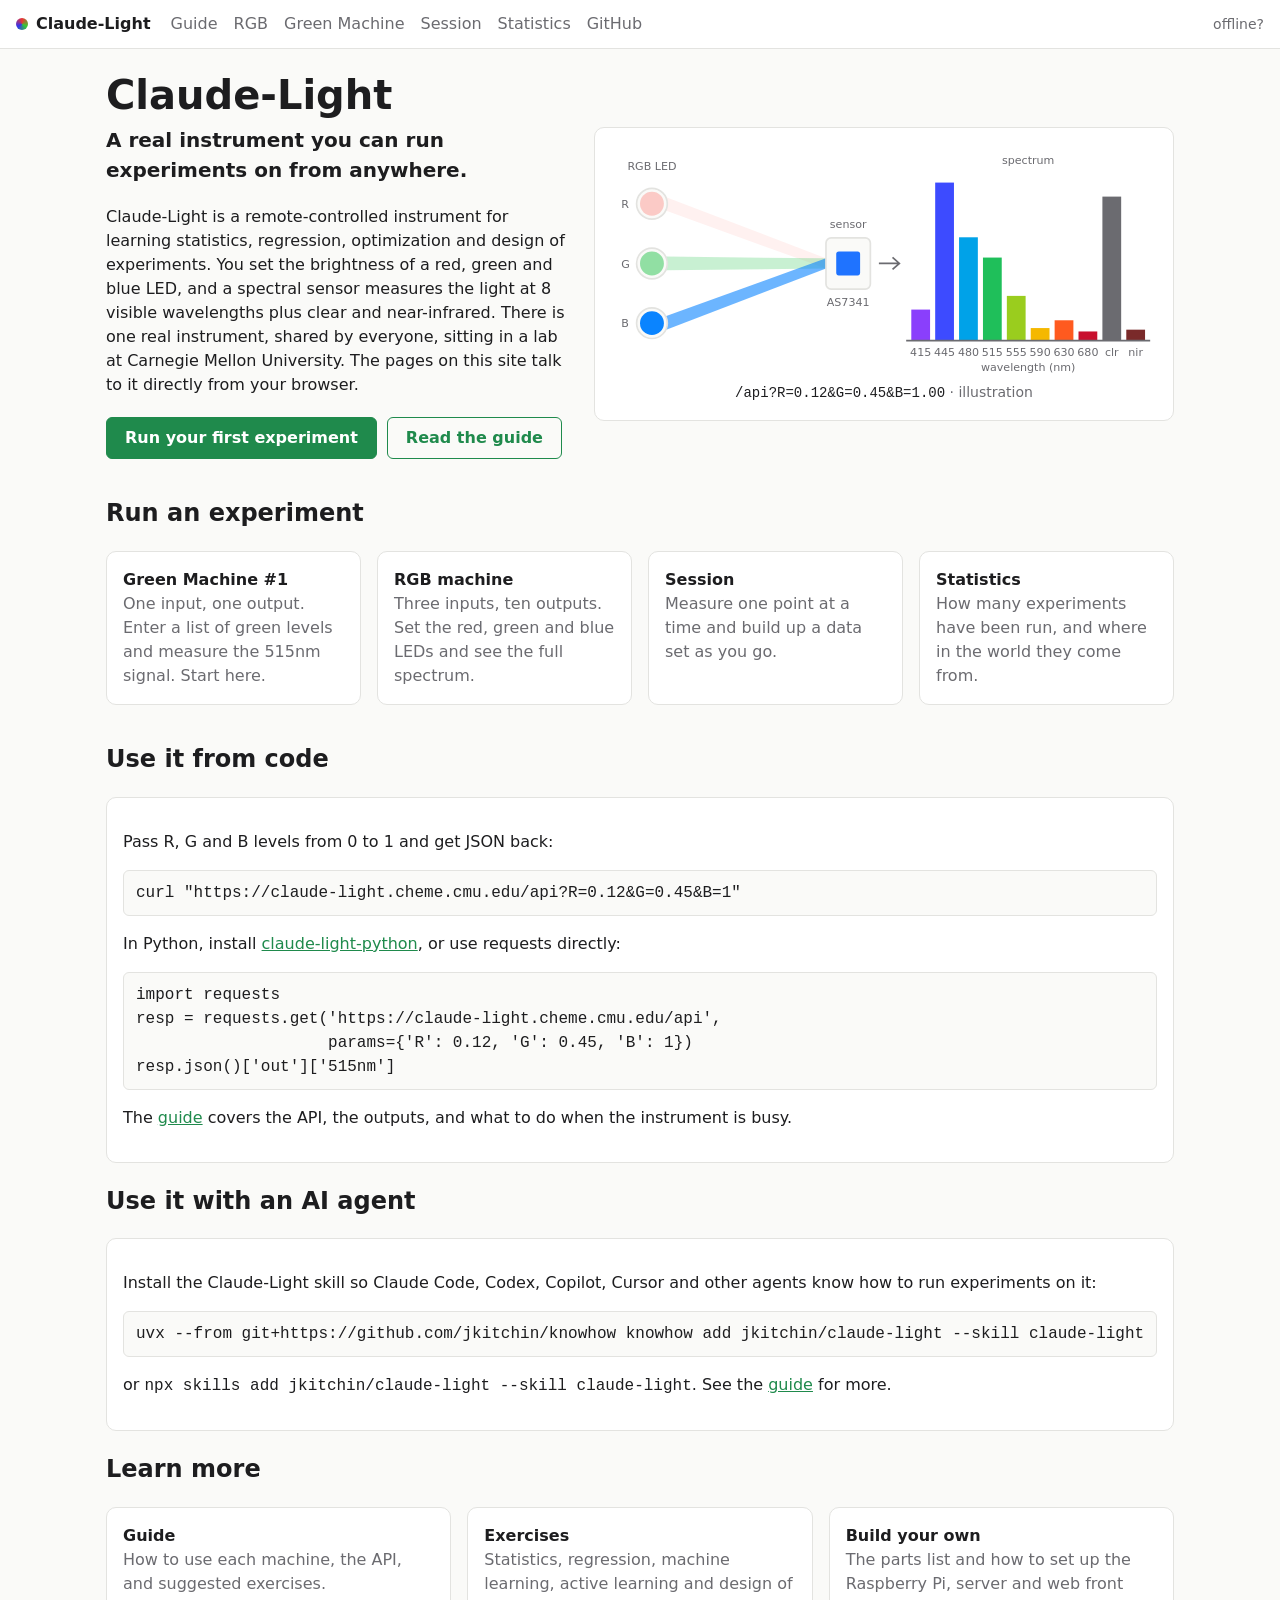
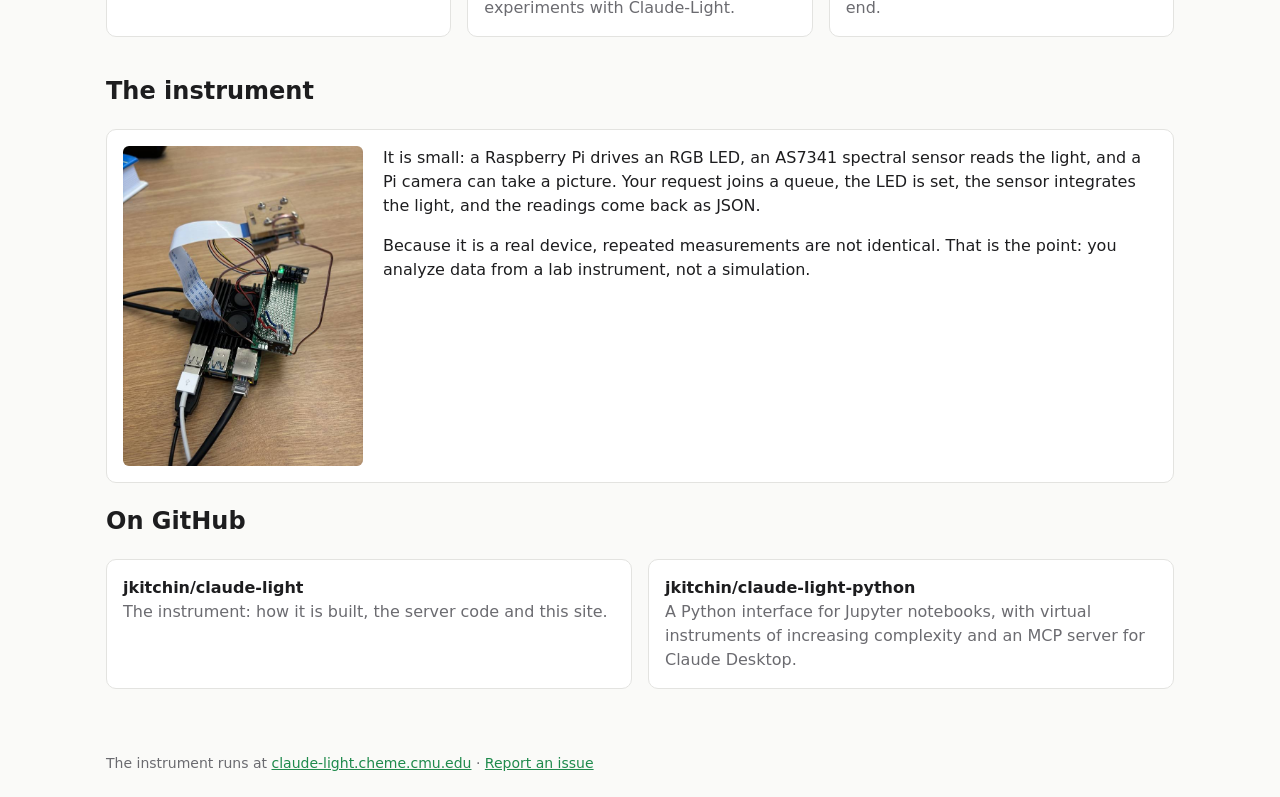
<file: docs/index.html>
<!DOCTYPE html>
<html lang="en">
<head>
  <meta charset="utf-8">
  <meta name="viewport" content="width=device-width, initial-scale=1">
  <title>Claude-Light</title>
  <meta name="description" content="A remote-controlled RGB LED and spectral sensor for learning statistics, regression, optimization and design of experiments.">
  <link rel="stylesheet" href="style.css">
  <script>window.CLAUDE_LIGHT_API = 'https://claude-light.cheme.cmu.edu';</script>
  <script src="app.js" defer></script>
  <script src="hero.js" defer></script>
</head>
<body>
  <header class="topbar">
    <a class="brand" href="./"><span class="dot"></span>Claude-Light</a>
    <nav>
      <a href="guide.html">Guide</a>
      <a href="rgb.html">RGB</a>
      <a href="gm.html">Green Machine</a>
      <a href="session.html">Session</a>
      <a href="stats.html">Statistics</a>
      <a href="https://github.com/jkitchin/claude-light">GitHub</a>
    </nav>
    <span class="status" id="status" title="Instrument queue">…</span>
  </header>

  <main>
    <section class="hero">
      <div class="hero-text">
        <h1>Claude-Light</h1>
        <p class="lead">A real instrument you can run experiments on from anywhere.</p>
        <p>Claude-Light is a remote-controlled instrument for learning
        statistics, regression, optimization and design of experiments. You
        set the brightness of a red, green and blue LED, and a spectral sensor
        measures the light at 8 visible wavelengths plus clear and
        near-infrared. There is one real instrument, shared by everyone,
        sitting in a lab at Carnegie Mellon University. The pages on this site
        talk to it directly from your browser.</p>
        <p class="hero-actions">
          <a class="button" href="gm.html">Run your first experiment</a>
          <a class="button secondary" href="guide.html">Read the guide</a>
        </p>
      </div>
      <figure class="hero-figure card">
        <svg id="hero-diagram" viewBox="0 0 640 270" role="img"
             aria-labelledby="hero-diagram-title">
          <title id="hero-diagram-title">Red, green and blue LEDs shine on a
          spectral sensor, which reports the light at ten channels.</title>
          <g class="hero-label">
            <text x="48" y="30" text-anchor="middle">RGB LED</text>
            <text x="278" y="98" text-anchor="middle">sensor</text>
            <text x="489" y="24" text-anchor="middle">spectrum</text>
          </g>
          <polygon data-beam="R" fill="#ff3b30" points="64,62 64,78 252,146 252,134"/>
          <polygon data-beam="G" fill="#34c759" points="64,132 64,148 252,146 252,134"/>
          <polygon data-beam="B" fill="#0a84ff" points="64,202 64,218 252,146 252,134"/>
          <g class="hero-leds">
            <circle class="hero-socket" cx="48" cy="70" r="18"/>
            <circle class="hero-socket" cx="48" cy="140" r="18"/>
            <circle class="hero-socket" cx="48" cy="210" r="18"/>
            <circle data-led="R" cx="48" cy="70" r="14" fill="#ff3b30"/>
            <circle data-led="G" cx="48" cy="140" r="14" fill="#34c759"/>
            <circle data-led="B" cx="48" cy="210" r="14" fill="#0a84ff"/>
          </g>
          <g class="hero-label">
            <text x="12" y="75">R</text>
            <text x="12" y="145">G</text>
            <text x="12" y="215">B</text>
          </g>
          <rect class="hero-chip" x="252" y="110" width="52" height="60" rx="6"/>
          <rect data-mix x="264" y="126" width="28" height="28" rx="3"/>
          <text class="hero-label" x="278" y="190" text-anchor="middle">AS7341</text>
          <path class="hero-arrow" d="M314 140 H338 M330 133 L338 140 L330 147"/>
          <g class="hero-bars">
            <rect data-bar x="352" y="40" width="22" height="190" fill="#8a3ffc"/>
            <rect data-bar x="380" y="40" width="22" height="190" fill="#3d4bff"/>
            <rect data-bar x="408" y="40" width="22" height="190" fill="#00a2e8"/>
            <rect data-bar x="436" y="40" width="22" height="190" fill="#1fbf5a"/>
            <rect data-bar x="464" y="40" width="22" height="190" fill="#9acd1e"/>
            <rect data-bar x="492" y="40" width="22" height="190" fill="#f5b800"/>
            <rect data-bar x="520" y="40" width="22" height="190" fill="#ff5a1f"/>
            <rect data-bar x="548" y="40" width="22" height="190" fill="#c8102e"/>
            <rect data-bar x="576" y="40" width="22" height="190" class="hero-clear"/>
            <rect data-bar x="604" y="40" width="22" height="190" fill="#7a2a2a"/>
          </g>
          <line class="hero-axis" x1="346" y1="230.5" x2="632" y2="230.5"/>
          <g class="hero-label hero-ticks" text-anchor="middle">
            <text x="363" y="248">415</text><text x="391" y="248">445</text>
            <text x="419" y="248">480</text><text x="447" y="248">515</text>
            <text x="475" y="248">555</text><text x="503" y="248">590</text>
            <text x="531" y="248">630</text><text x="559" y="248">680</text>
            <text x="587" y="248">clr</text><text x="615" y="248">nir</text>
            <text x="489" y="266">wavelength (nm)</text>
          </g>
        </svg>
        <figcaption><code id="hero-call">/api?R=0.12&amp;G=0.45&amp;B=1.00</code>
          <span class="muted">· illustration</span></figcaption>
      </figure>
    </section>

    <h2>Run an experiment</h2>
    <div class="grid">
      <a class="card" href="gm.html"><strong>Green Machine #1</strong><br>
        <span class="muted">One input, one output. Enter a list of green levels
        and measure the 515nm signal. Start here.</span></a>
      <a class="card" href="rgb.html"><strong>RGB machine</strong><br>
        <span class="muted">Three inputs, ten outputs. Set the red, green and
        blue LEDs and see the full spectrum.</span></a>
      <a class="card" href="session.html"><strong>Session</strong><br>
        <span class="muted">Measure one point at a time and build up a data set
        as you go.</span></a>
      <a class="card" href="stats.html"><strong>Statistics</strong><br>
        <span class="muted">How many experiments have been run, and where in
        the world they come from.</span></a>
    </div>

    <h2>Use it from code</h2>
    <div class="card">
      <p>Pass R, G and B levels from 0 to 1 and get JSON back:</p>
      <pre>curl "https://claude-light.cheme.cmu.edu/api?R=0.12&amp;G=0.45&amp;B=1"</pre>
      <p>In Python, install
      <a href="https://github.com/jkitchin/claude-light-python">claude-light-python</a>,
      or use requests directly:</p>
      <pre>import requests
resp = requests.get('https://claude-light.cheme.cmu.edu/api',
                    params={'R': 0.12, 'G': 0.45, 'B': 1})
resp.json()['out']['515nm']</pre>
      <p>The <a href="guide.html">guide</a> covers the API, the
      outputs, and what to do when the instrument is busy.</p>
    </div>

    <h2>Use it with an AI agent</h2>
    <div class="card">
      <p>Install the Claude-Light skill so Claude Code, Codex, Copilot, Cursor and
      other agents know how to run experiments on it:</p>
      <pre>uvx --from git+https://github.com/jkitchin/knowhow knowhow add jkitchin/claude-light --skill claude-light</pre>
      <p>or <code>npx skills add jkitchin/claude-light --skill claude-light</code>.
      See the <a href="guide.html#agents">guide</a> for more.</p>
    </div>

    <h2>Learn more</h2>
    <div class="grid">
      <a class="card" href="guide.html"><strong>Guide</strong><br>
        <span class="muted">How to use each machine, the API, and suggested
        exercises.</span></a>
      <a class="card" href="https://github.com/jkitchin/claude-light/blob/main/exercises.org"><strong>Exercises</strong><br>
        <span class="muted">Statistics, regression, machine learning, active
        learning and design of experiments with Claude-Light.</span></a>
      <a class="card" href="https://github.com/jkitchin/claude-light#parts-list"><strong>Build your own</strong><br>
        <span class="muted">The parts list and how to set up the Raspberry Pi,
        server and web front end.</span></a>
    </div>

    <h2>The instrument</h2>
    <div class="card instrument">
      <img src="claude-light.jpg" width="675" height="900" loading="lazy"
           alt="The Claude-Light instrument: a Raspberry Pi in a black heat-sink case wired to a small board with an RGB LED and an AS7341 spectral sensor, with a camera ribbon cable leading to the sensor housing.">
      <div>
        <p>It is small: a Raspberry Pi drives an RGB LED, an AS7341 spectral
        sensor reads the light, and a Pi camera can take a picture. Your
        request joins a queue, the LED is set, the sensor integrates the light,
        and the readings come back as JSON.</p>
        <p>Because it is a real device, repeated measurements are not
        identical. That is the point: you analyze data from a lab instrument,
        not a simulation.</p>
      </div>
    </div>

    <h2>On GitHub</h2>
    <div class="grid">
      <a class="card" href="https://github.com/jkitchin/claude-light"><strong>jkitchin/claude-light</strong><br>
        <span class="muted">The instrument: how it is built, the server code
        and this site.</span></a>
      <a class="card" href="https://github.com/jkitchin/claude-light-python"><strong>jkitchin/claude-light-python</strong><br>
        <span class="muted">A Python interface for Jupyter notebooks, with
        virtual instruments of increasing complexity and an MCP server for
        Claude Desktop.</span></a>
    </div>
  </main>

  <footer>
    The instrument runs at <a href="https://claude-light.cheme.cmu.edu">claude-light.cheme.cmu.edu</a> ·
    <a href="https://github.com/jkitchin/claude-light/issues">Report an issue</a>
  </footer>
</body>
</html>
</file>
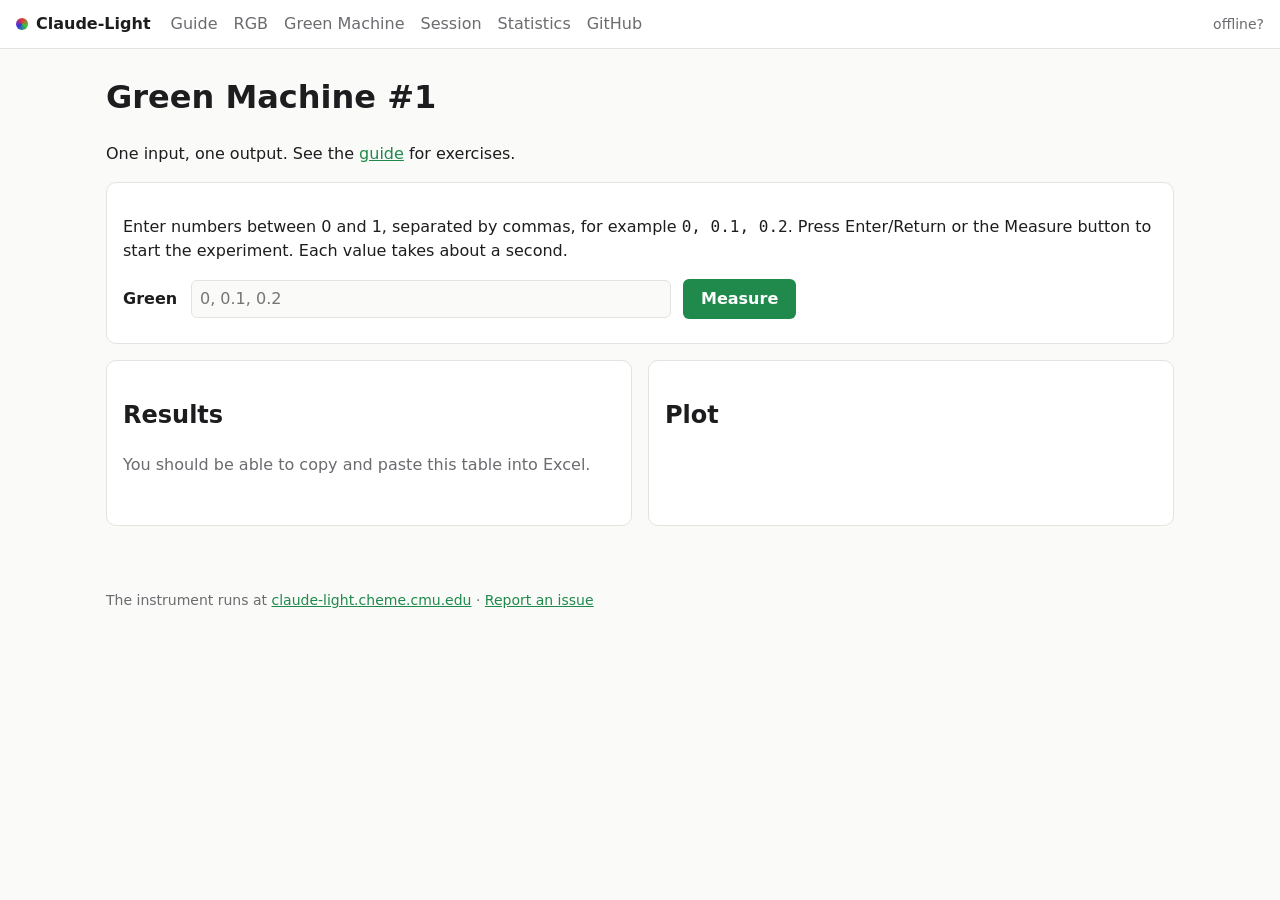
<file: docs/gm.html>
<!DOCTYPE html>
<html lang="en">
<head>
  <meta charset="utf-8">
  <meta name="viewport" content="width=device-width, initial-scale=1">
  <title>Green Machine · Claude-Light</title>
  <link rel="stylesheet" href="style.css">
  <script>window.CLAUDE_LIGHT_API = 'https://claude-light.cheme.cmu.edu';</script>
  <script src="app.js" defer></script>
  <script src="client.js" defer></script>
</head>
<body>
  <header class="topbar">
    <a class="brand" href="./"><span class="dot"></span>Claude-Light</a>
    <nav>
      <a href="guide.html">Guide</a>
      <a href="rgb.html">RGB</a>
      <a href="gm.html">Green Machine</a>
      <a href="session.html">Session</a>
      <a href="stats.html">Statistics</a>
      <a href="https://github.com/jkitchin/claude-light">GitHub</a>
    </nav>
    <span class="status" id="status" title="Instrument queue">…</span>
  </header>

  <main>
    <h1>Green Machine #1</h1>
    <p>One input, one output. See the <a href="guide.html#green-machine">guide</a>
    for exercises.</p>

    <form class="card" id="form">
      <p>Enter numbers between 0 and 1, separated by commas, for example
      <code>0, 0.1, 0.2</code>. Press Enter/Return or the Measure button to
      start the experiment. Each value takes about a second.</p>
      <div class="row">
        <label for="G">Green</label>
        <input type="text" id="G" placeholder="0, 0.1, 0.2">
        <button type="submit" id="go">Measure</button>
      </div>
      <span class="muted" id="msg"></span>
    </form>

    <div class="grid" id="result" hidden>
      <div class="card">
        <h2>Results</h2>
        <p class="muted">You should be able to copy and paste this table into Excel.</p>
        <table id="table"></table>
        <p><a id="download" hidden>Download csv file</a></p>
      </div>
      <div class="card">
        <h2>Plot</h2>
        <div id="plot"></div>
      </div>
    </div>
  </main>

  <footer>
    The instrument runs at <a href="https://claude-light.cheme.cmu.edu">claude-light.cheme.cmu.edu</a> ·
    <a href="https://github.com/jkitchin/claude-light/issues">Report an issue</a>
  </footer>

  <script>
    window.addEventListener('DOMContentLoaded', () => {
      const CL = window.ClaudeLight;
      const $ = (id) => document.getElementById(id);
      const MAX = 50;

      $('form').addEventListener('submit', async (e) => {
        e.preventDefault();
        const parts = $('G').value.split(',').map((v) => v.trim() || '0');
        if (parts.some((v) => isNaN(+v))) {
          $('msg').textContent = 'There was an error parsing your input. Make sure the values are numbers separated by commas.';
          return;
        }
        if (parts.length > MAX) {
          $('msg').textContent = `Please use at most ${MAX} values at a time.`;
          return;
        }
        const Gin = parts.map(CL.clamp);
        const rows = [];
        $('go').disabled = true;
        $('result').hidden = false;
        try {
          // One at a time: the instrument is shared, and parallel requests
          // would only wait in its queue.
          for (const [i, g] of Gin.entries()) {
            $('msg').textContent = `Measuring ${i + 1} of ${Gin.length}…`;
            const r = await CL.measure(0, g, 0, {
              onWait: (s) => { $('msg').textContent = `Instrument busy, retrying in ${s} s…`; },
            });
            rows.push([g, r.out['515nm']]);
            CL.table($('table'), ['Input', 'Output'], rows);
            CL.scatter($('plot'), rows, 'G input', '515nm');
          }
          CL.csvLink($('download'), rows);
          $('msg').textContent = '';
        } catch (err) {
          $('msg').textContent = err.message;
        } finally {
          $('go').disabled = false;
        }
      });
    });
  </script>
</body>
</html>
</file>
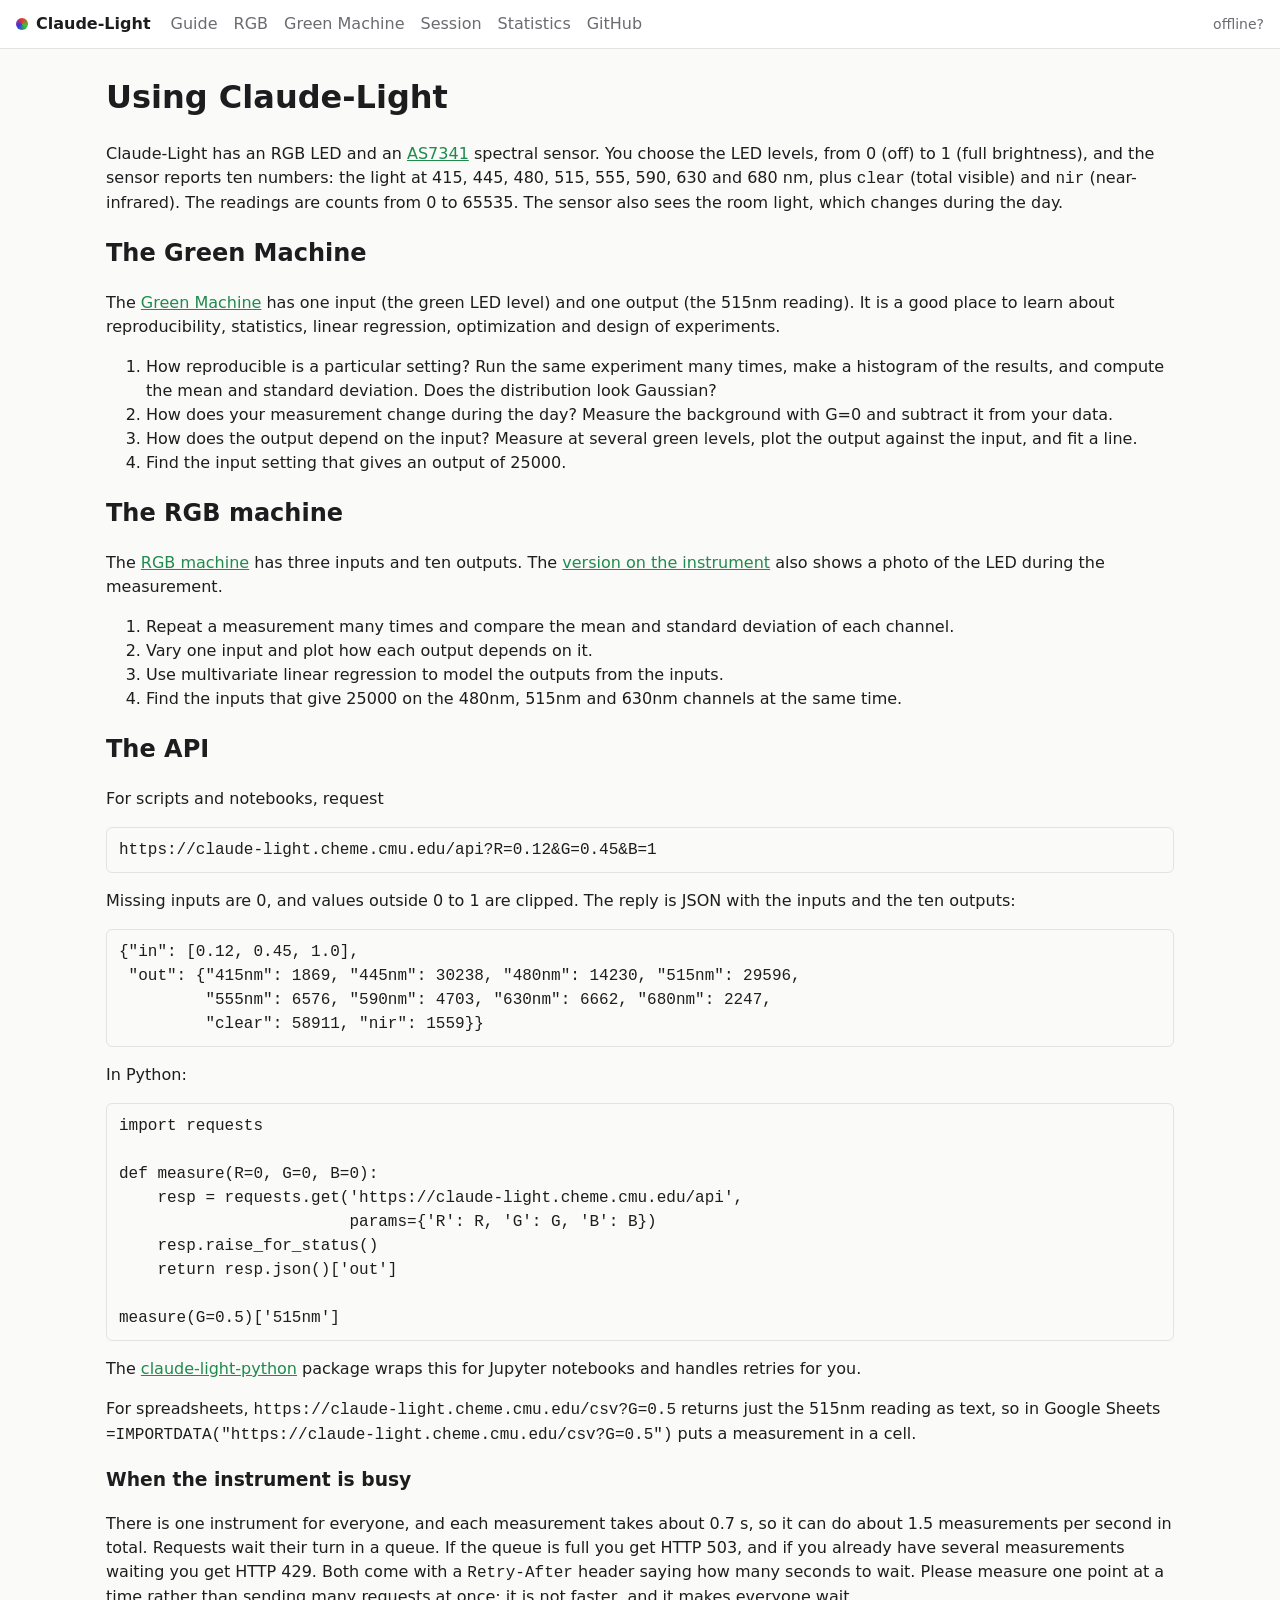
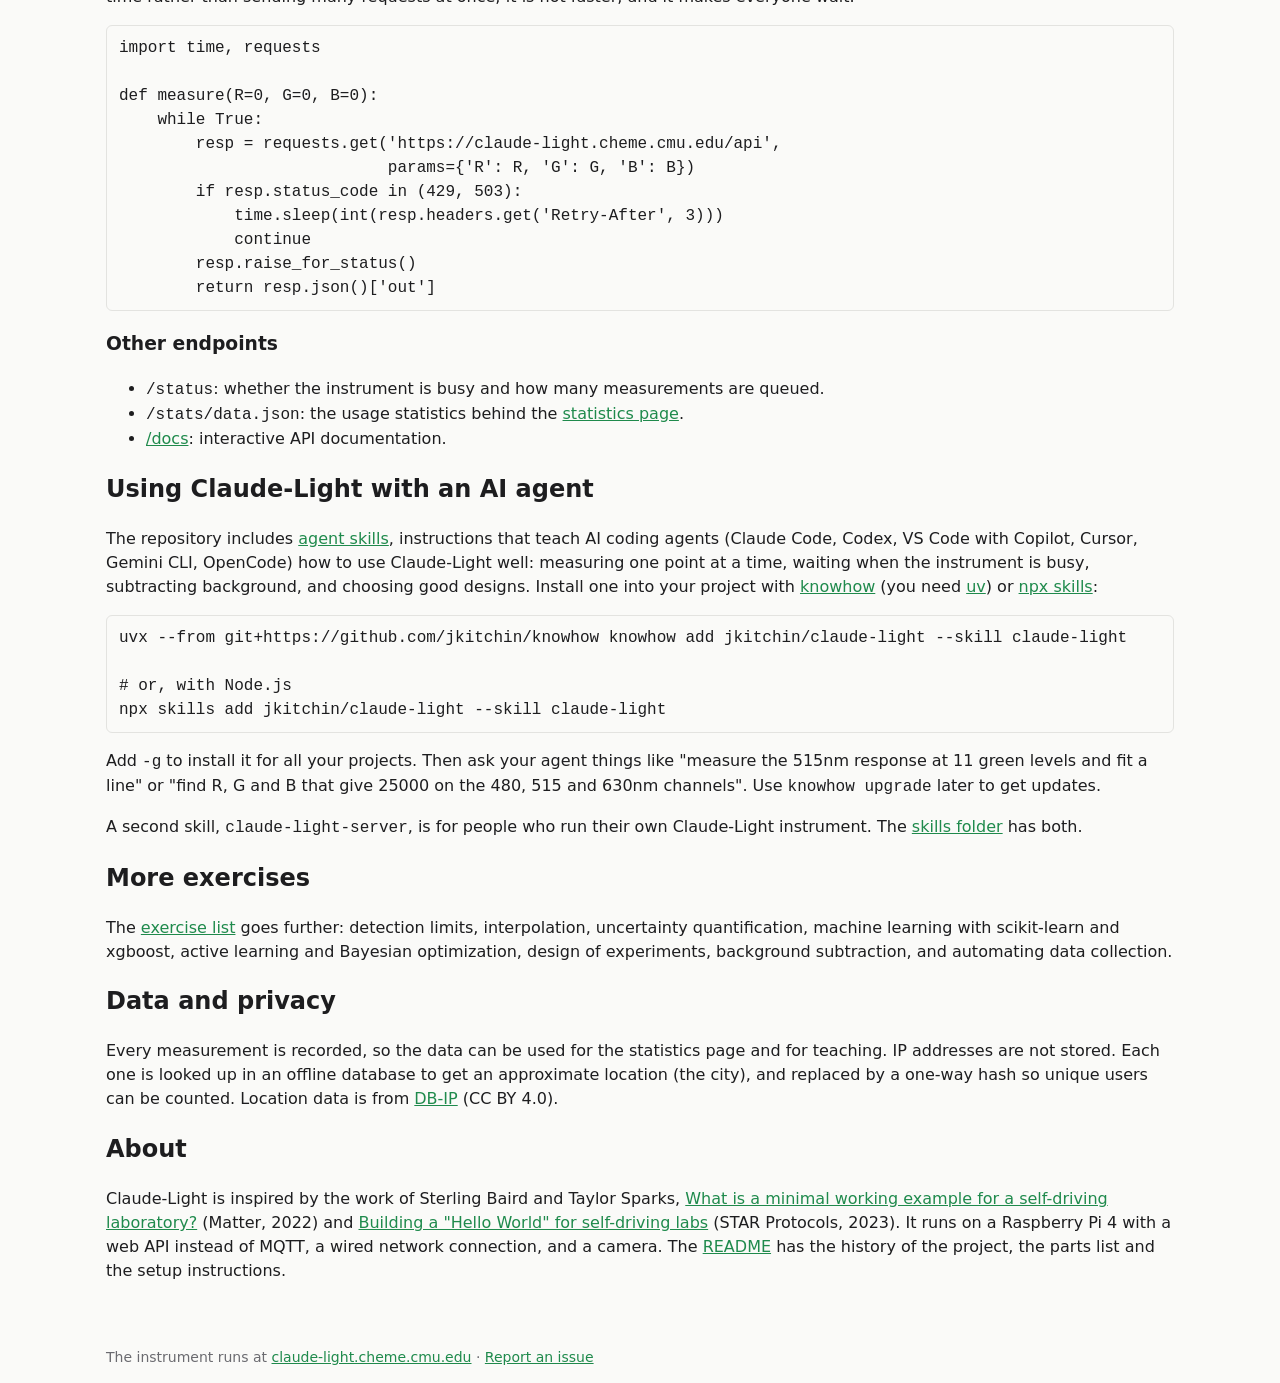
<file: docs/guide.html>
<!DOCTYPE html>
<html lang="en">
<head>
  <meta charset="utf-8">
  <meta name="viewport" content="width=device-width, initial-scale=1">
  <title>Guide · Claude-Light</title>
  <link rel="stylesheet" href="style.css">
  <script>window.CLAUDE_LIGHT_API = 'https://claude-light.cheme.cmu.edu';</script>
  <script src="app.js" defer></script>
</head>
<body>
  <header class="topbar">
    <a class="brand" href="./"><span class="dot"></span>Claude-Light</a>
    <nav>
      <a href="guide.html">Guide</a>
      <a href="rgb.html">RGB</a>
      <a href="gm.html">Green Machine</a>
      <a href="session.html">Session</a>
      <a href="stats.html">Statistics</a>
      <a href="https://github.com/jkitchin/claude-light">GitHub</a>
    </nav>
    <span class="status" id="status" title="Instrument queue">…</span>
  </header>

  <main>
    <h1>Using Claude-Light</h1>
    <p>Claude-Light has an RGB LED and an
    <a href="https://www.adafruit.com/product/4698">AS7341</a> spectral sensor.
    You choose the LED levels, from 0 (off) to 1 (full brightness), and the
    sensor reports ten numbers: the light at 415, 445, 480, 515, 555, 590, 630
    and 680 nm, plus <code>clear</code> (total visible) and <code>nir</code>
    (near-infrared). The readings are counts from 0 to 65535. The sensor also
    sees the room light, which changes during the day.</p>

    <h2 id="green-machine">The Green Machine</h2>
    <p>The <a href="gm.html">Green Machine</a> has one input (the green LED
    level) and one output (the 515nm reading). It is a good place to learn
    about reproducibility, statistics, linear regression, optimization and
    design of experiments.</p>
    <ol>
      <li>How reproducible is a particular setting? Run the same experiment
      many times, make a histogram of the results, and compute the mean and
      standard deviation. Does the distribution look Gaussian?</li>
      <li>How does your measurement change during the day? Measure the
      background with G=0 and subtract it from your data.</li>
      <li>How does the output depend on the input? Measure at several green
      levels, plot the output against the input, and fit a line.</li>
      <li>Find the input setting that gives an output of 25000.</li>
    </ol>

    <h2 id="rgb-machine">The RGB machine</h2>
    <p>The <a href="rgb.html">RGB machine</a> has three inputs and ten
    outputs. The <a href="https://claude-light.cheme.cmu.edu/rgb">version on
    the instrument</a> also shows a photo of the LED during the
    measurement.</p>
    <ol>
      <li>Repeat a measurement many times and compare the mean and standard
      deviation of each channel.</li>
      <li>Vary one input and plot how each output depends on it.</li>
      <li>Use multivariate linear regression to model the outputs from the
      inputs.</li>
      <li>Find the inputs that give 25000 on the 480nm, 515nm and 630nm
      channels at the same time.</li>
    </ol>

    <h2 id="api">The API</h2>
    <p>For scripts and notebooks, request</p>
    <pre>https://claude-light.cheme.cmu.edu/api?R=0.12&amp;G=0.45&amp;B=1</pre>
    <p>Missing inputs are 0, and values outside 0 to 1 are clipped. The reply
    is JSON with the inputs and the ten outputs:</p>
    <pre>{"in": [0.12, 0.45, 1.0],
 "out": {"415nm": 1869, "445nm": 30238, "480nm": 14230, "515nm": 29596,
         "555nm": 6576, "590nm": 4703, "630nm": 6662, "680nm": 2247,
         "clear": 58911, "nir": 1559}}</pre>
    <p>In Python:</p>
    <pre>import requests

def measure(R=0, G=0, B=0):
    resp = requests.get('https://claude-light.cheme.cmu.edu/api',
                        params={'R': R, 'G': G, 'B': B})
    resp.raise_for_status()
    return resp.json()['out']

measure(G=0.5)['515nm']</pre>
    <p>The <a href="https://github.com/jkitchin/claude-light-python">claude-light-python</a>
    package wraps this for Jupyter notebooks and handles retries for you.</p>
    <p>For spreadsheets, <code>https://claude-light.cheme.cmu.edu/csv?G=0.5</code>
    returns just the 515nm reading as text, so in Google Sheets
    <code>=IMPORTDATA("https://claude-light.cheme.cmu.edu/csv?G=0.5")</code>
    puts a measurement in a cell.</p>

    <h3>When the instrument is busy</h3>
    <p>There is one instrument for everyone, and each measurement takes about
    0.7 s, so it can do about 1.5 measurements per second in total. Requests
    wait their turn in a queue. If the queue is full you get HTTP 503, and if
    you already have several measurements waiting you get HTTP 429. Both come
    with a <code>Retry-After</code> header saying how many seconds to wait.
    Please measure one point at a time rather than sending many requests at
    once; it is not faster, and it makes everyone wait.</p>
    <pre>import time, requests

def measure(R=0, G=0, B=0):
    while True:
        resp = requests.get('https://claude-light.cheme.cmu.edu/api',
                            params={'R': R, 'G': G, 'B': B})
        if resp.status_code in (429, 503):
            time.sleep(int(resp.headers.get('Retry-After', 3)))
            continue
        resp.raise_for_status()
        return resp.json()['out']</pre>

    <h3>Other endpoints</h3>
    <ul>
      <li><code>/status</code>: whether the instrument is busy and how many
      measurements are queued.</li>
      <li><code>/stats/data.json</code>: the usage statistics behind the
      <a href="stats.html">statistics page</a>.</li>
      <li><a href="https://claude-light.cheme.cmu.edu/docs">/docs</a>:
      interactive API documentation.</li>
    </ul>

    <h2 id="agents">Using Claude-Light with an AI agent</h2>
    <p>The repository includes
    <a href="https://agentskills.io/specification">agent skills</a>, instructions that
    teach AI coding agents (Claude Code, Codex, VS Code with Copilot, Cursor, Gemini CLI,
    OpenCode) how to use Claude-Light well: measuring one point at a time, waiting when
    the instrument is busy, subtracting background, and choosing good designs. Install
    one into your project with <a href="https://github.com/jkitchin/knowhow">knowhow</a>
    (you need <a href="https://docs.astral.sh/uv/">uv</a>) or
    <a href="https://github.com/vercel-labs/skills">npx skills</a>:</p>
    <pre>uvx --from git+https://github.com/jkitchin/knowhow knowhow add jkitchin/claude-light --skill claude-light

# or, with Node.js
npx skills add jkitchin/claude-light --skill claude-light</pre>
    <p>Add <code>-g</code> to install it for all your projects. Then ask your agent
    things like "measure the 515nm response at 11 green levels and fit a line" or "find
    R, G and B that give 25000 on the 480, 515 and 630nm channels". Use
    <code>knowhow upgrade</code> later to get updates.</p>
    <p>A second skill, <code>claude-light-server</code>, is for people who run their
    own Claude-Light instrument. The
    <a href="https://github.com/jkitchin/claude-light/tree/main/skills">skills folder</a>
    has both.</p>

    <h2 id="more">More exercises</h2>
    <p>The <a href="https://github.com/jkitchin/claude-light/blob/main/exercises.org">exercise list</a>
    goes further: detection limits, interpolation, uncertainty
    quantification, machine learning with scikit-learn and xgboost, active
    learning and Bayesian optimization, design of experiments, background
    subtraction, and automating data collection.</p>

    <h2 id="privacy">Data and privacy</h2>
    <p>Every measurement is recorded, so the data can be used for the
    statistics page and for teaching. IP addresses are not stored. Each one is
    looked up in an offline database to get an approximate location (the city),
    and replaced by a one-way hash so unique users can be counted. Location
    data is from <a href="https://db-ip.com">DB-IP</a> (CC BY 4.0).</p>

    <h2 id="about">About</h2>
    <p>Claude-Light is inspired by the work of Sterling Baird and Taylor
    Sparks, <a href="http://dx.doi.org/10.1016/j.matt.2022.11.007">What is a
    minimal working example for a self-driving laboratory?</a> (Matter, 2022)
    and <a href="http://dx.doi.org/10.1016/j.xpro.2023.102329">Building a
    "Hello World" for self-driving labs</a> (STAR Protocols, 2023). It runs on
    a Raspberry Pi 4 with a web API instead of MQTT, a wired network
    connection, and a camera. The
    <a href="https://github.com/jkitchin/claude-light#about">README</a> has the
    history of the project, the parts list and the setup instructions.</p>
  </main>

  <footer>
    The instrument runs at <a href="https://claude-light.cheme.cmu.edu">claude-light.cheme.cmu.edu</a> ·
    <a href="https://github.com/jkitchin/claude-light/issues">Report an issue</a>
  </footer>
</body>
</html>
</file>
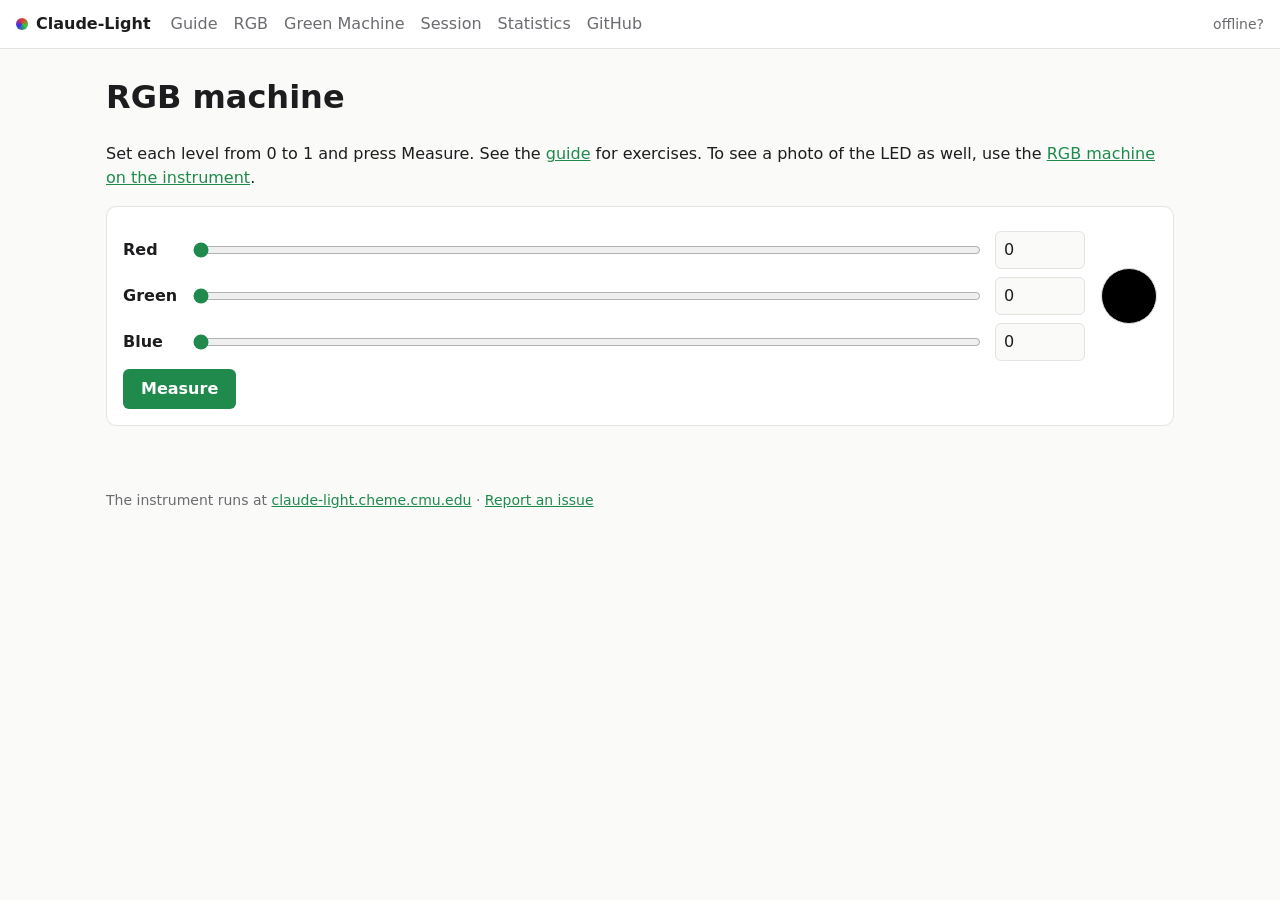
<file: docs/rgb.html>
<!DOCTYPE html>
<html lang="en">
<head>
  <meta charset="utf-8">
  <meta name="viewport" content="width=device-width, initial-scale=1">
  <title>RGB · Claude-Light</title>
  <link rel="stylesheet" href="style.css">
  <script>window.CLAUDE_LIGHT_API = 'https://claude-light.cheme.cmu.edu';</script>
  <script src="app.js" defer></script>
  <script src="client.js" defer></script>
</head>
<body>
  <header class="topbar">
    <a class="brand" href="./"><span class="dot"></span>Claude-Light</a>
    <nav>
      <a href="guide.html">Guide</a>
      <a href="rgb.html">RGB</a>
      <a href="gm.html">Green Machine</a>
      <a href="session.html">Session</a>
      <a href="stats.html">Statistics</a>
      <a href="https://github.com/jkitchin/claude-light">GitHub</a>
    </nav>
    <span class="status" id="status" title="Instrument queue">…</span>
  </header>

  <main>
    <h1>RGB machine</h1>
    <p>Set each level from 0 to 1 and press Measure. See the
    <a href="guide.html#rgb-machine">guide</a> for exercises. To see a photo of
    the LED as well, use the
    <a href="https://claude-light.cheme.cmu.edu/rgb">RGB machine on the instrument</a>.</p>

    <form class="card" id="form">
      <div style="display:flex; gap:16px; align-items:center; flex-wrap:wrap">
        <div style="flex:1; min-width:260px">
          <div class="row">
            <label for="R">Red</label>
            <input type="range" min="0" max="1" step="0.01" value="0" data-sync="R" aria-label="Red slider">
            <input type="number" min="0" max="1" step="any" id="R" name="R" value="0">
          </div>
          <div class="row">
            <label for="G">Green</label>
            <input type="range" min="0" max="1" step="0.01" value="0" data-sync="G" aria-label="Green slider">
            <input type="number" min="0" max="1" step="any" id="G" name="G" value="0">
          </div>
          <div class="row">
            <label for="B">Blue</label>
            <input type="range" min="0" max="1" step="0.01" value="0" data-sync="B" aria-label="Blue slider">
            <input type="number" min="0" max="1" step="any" id="B" name="B" value="0">
          </div>
        </div>
        <div class="swatch" id="swatch"></div>
      </div>
      <button type="submit" id="go">Measure</button>
      <span class="muted" id="msg"></span>
    </form>

    <div id="result" hidden>
      <div class="card">
        <h2>Spectrum</h2>
        <div id="spectrum"></div>
      </div>
      <div class="card">
        <h2>Results</h2>
        <p class="muted">Each measurement is added as a row. You should be able
        to copy and paste this table into Excel.</p>
        <div class="table-scroll"><table id="table"></table></div>
        <p><a id="download" hidden>Download csv file</a> ·
          <a href="#" id="clear">Clear</a></p>
      </div>
    </div>
  </main>

  <footer>
    The instrument runs at <a href="https://claude-light.cheme.cmu.edu">claude-light.cheme.cmu.edu</a> ·
    <a href="https://github.com/jkitchin/claude-light/issues">Report an issue</a>
  </footer>

  <script>
    window.addEventListener('DOMContentLoaded', () => {
      const CL = window.ClaudeLight;
      const $ = (id) => document.getElementById(id);
      const header = ['R', 'G', 'B', ...CL.CHANNELS];
      let rows = [];

      function paint() {
        const v = (n) => Math.round(255 * CL.clamp($(n).value));
        $('swatch').style.background = `rgb(${v('R')}, ${v('G')}, ${v('B')})`;
      }
      document.addEventListener('rgbchange', paint);
      paint();

      $('form').addEventListener('submit', async (e) => {
        e.preventDefault();
        $('go').disabled = true;
        $('msg').textContent = 'Measuring…';
        try {
          const r = await CL.measure($('R').value, $('G').value, $('B').value, {
            onWait: (s) => { $('msg').textContent = `Instrument busy, retrying in ${s} s…`; },
          });
          rows.push([...r.in, ...CL.CHANNELS.map((k) => r.out[k])]);
          CL.spectrum($('spectrum'), r.out);
          CL.table($('table'), header, rows);
          CL.csvLink($('download'), [header, ...rows]);
          $('result').hidden = false;
          $('msg').textContent = '';
        } catch (err) {
          $('msg').textContent = err.message;
        } finally {
          $('go').disabled = false;
        }
      });

      $('clear').addEventListener('click', (e) => {
        e.preventDefault();
        rows = [];
        $('result').hidden = true;
      });
    });
  </script>
</body>
</html>
</file>
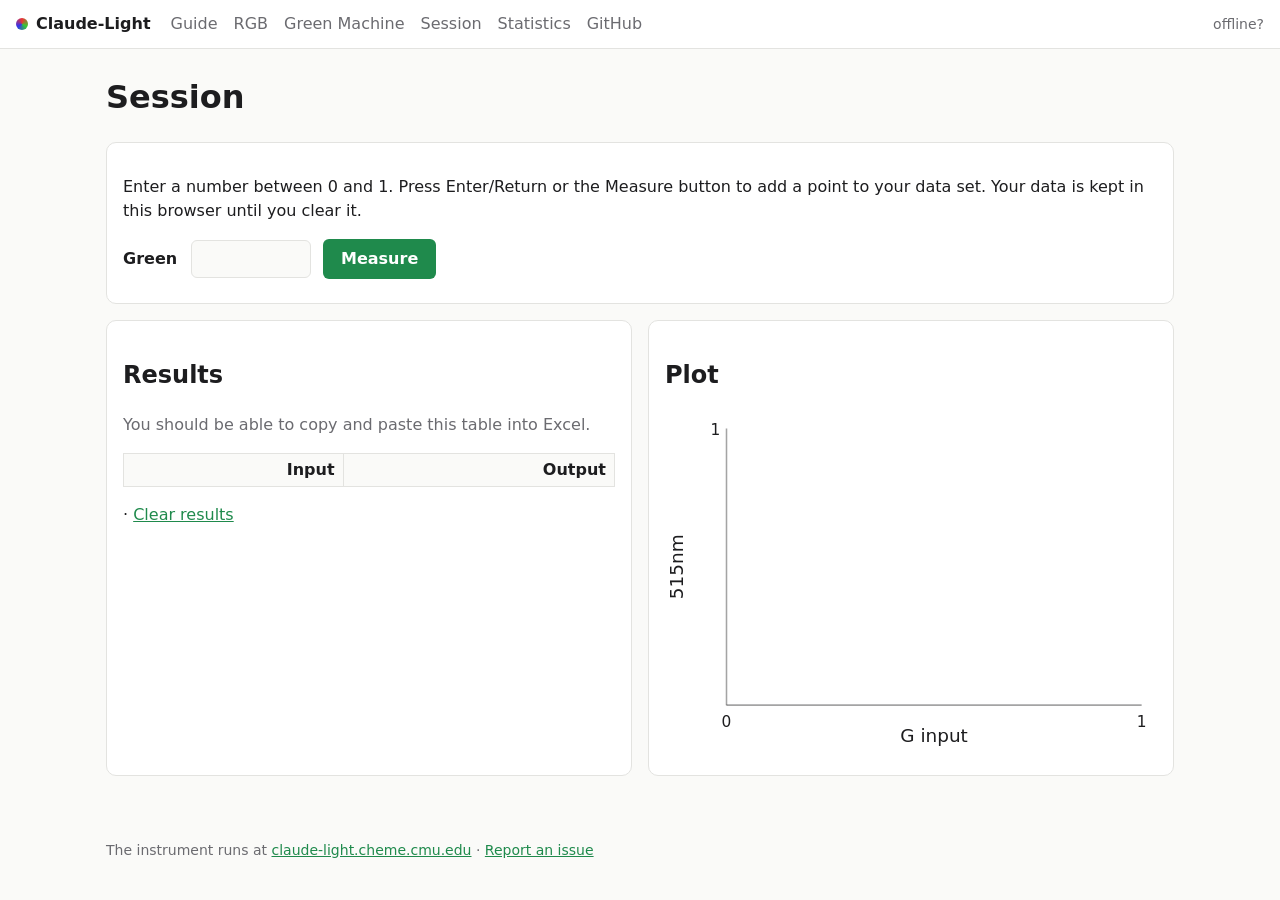
<file: docs/session.html>
<!DOCTYPE html>
<html lang="en">
<head>
  <meta charset="utf-8">
  <meta name="viewport" content="width=device-width, initial-scale=1">
  <title>Session · Claude-Light</title>
  <link rel="stylesheet" href="style.css">
  <script>window.CLAUDE_LIGHT_API = 'https://claude-light.cheme.cmu.edu';</script>
  <script src="app.js" defer></script>
  <script src="client.js" defer></script>
</head>
<body>
  <header class="topbar">
    <a class="brand" href="./"><span class="dot"></span>Claude-Light</a>
    <nav>
      <a href="guide.html">Guide</a>
      <a href="rgb.html">RGB</a>
      <a href="gm.html">Green Machine</a>
      <a href="session.html">Session</a>
      <a href="stats.html">Statistics</a>
      <a href="https://github.com/jkitchin/claude-light">GitHub</a>
    </nav>
    <span class="status" id="status" title="Instrument queue">…</span>
  </header>

  <main>
    <h1>Session</h1>

    <form class="card" id="form">
      <p>Enter a number between 0 and 1. Press Enter/Return or the Measure
      button to add a point to your data set. Your data is kept in this
      browser until you clear it.</p>
      <div class="row">
        <label for="G">Green</label>
        <input type="number" id="G" min="0" max="1" step="any" style="width:120px">
        <button type="submit" id="go">Measure</button>
      </div>
      <span class="muted" id="msg"></span>
    </form>

    <div class="grid" id="result" hidden>
      <div class="card">
        <h2>Results</h2>
        <p class="muted">You should be able to copy and paste this table into Excel.</p>
        <table id="table"></table>
        <p><a id="download" hidden>Download csv file</a> ·
          <a href="#" id="clear">Clear results</a></p>
      </div>
      <div class="card">
        <h2>Plot</h2>
        <div id="plot"></div>
      </div>
    </div>
  </main>

  <footer>
    The instrument runs at <a href="https://claude-light.cheme.cmu.edu">claude-light.cheme.cmu.edu</a> ·
    <a href="https://github.com/jkitchin/claude-light/issues">Report an issue</a>
  </footer>

  <script>
    window.addEventListener('DOMContentLoaded', () => {
      const CL = window.ClaudeLight;
      const $ = (id) => document.getElementById(id);
      const KEY = 'claude-light-session';

      // Browser storage can be unavailable (private windows); the page still
      // works, the data just is not kept between visits.
      function load() {
        try { return JSON.parse(localStorage.getItem(KEY)) || []; } catch (e) { return []; }
      }
      function save(rows) {
        try { localStorage.setItem(KEY, JSON.stringify(rows)); } catch (e) { /* ignore */ }
      }

      let rows = load();
      function show() {
        $('result').hidden = rows.length === 0;
        CL.table($('table'), ['Input', 'Output'], rows);
        CL.scatter($('plot'), rows, 'G input', '515nm');
        if (rows.length) CL.csvLink($('download'), rows);
      }
      show();

      $('form').addEventListener('submit', async (e) => {
        e.preventDefault();
        const g = CL.clamp($('G').value);
        $('go').disabled = true;
        $('msg').textContent = 'Measuring…';
        try {
          const r = await CL.measure(0, g, 0, {
            onWait: (s) => { $('msg').textContent = `Instrument busy, retrying in ${s} s…`; },
          });
          rows.push([g, r.out['515nm']]);
          save(rows);
          show();
          $('msg').textContent = '';
        } catch (err) {
          $('msg').textContent = err.message;
        } finally {
          $('go').disabled = false;
        }
      });

      $('clear').addEventListener('click', (e) => {
        e.preventDefault();
        rows = [];
        save(rows);
        show();
      });
    });
  </script>
</body>
</html>
</file>
<file: docs/style.css>
:root {
  --bg: #fafaf8;
  --surface: #ffffff;
  --text: #1d1d1f;
  --muted: #6b6b70;
  --border: #e3e3e0;
  --accent: #1f8a4c;
  --accent-text: #ffffff;
  --warn-bg: #fff4e5;
  --warn-text: #8a4b00;
  --radius: 10px;
  color-scheme: light;
}

@media (prefers-color-scheme: dark) {
  :root {
    --bg: #141416;
    --surface: #1d1d20;
    --text: #ececef;
    --muted: #a0a0a8;
    --border: #2e2e33;
    --accent: #3ccf7a;
    --accent-text: #0c1a12;
    --warn-bg: #3a2a12;
    --warn-text: #ffcf8a;
    color-scheme: dark;
  }
}

* { box-sizing: border-box; }

body {
  margin: 0;
  background: var(--bg);
  color: var(--text);
  font: 16px/1.5 system-ui, -apple-system, "Segoe UI", sans-serif;
}

a { color: var(--accent); }

.topbar {
  display: flex;
  flex-wrap: wrap;
  align-items: center;
  gap: 8px 20px;
  padding: 12px 16px;
  border-bottom: 1px solid var(--border);
  background: var(--surface);
}
.brand {
  font-weight: 700;
  text-decoration: none;
  color: var(--text);
  display: flex;
  align-items: center;
  gap: 8px;
}
.dot {
  width: 12px; height: 12px; border-radius: 50%;
  background: conic-gradient(#e33, #3c3, #33e, #e33);
}
nav { display: flex; flex-wrap: wrap; gap: 4px 16px; }
nav a { text-decoration: none; color: var(--muted); }
nav a:hover { color: var(--text); }
.status { margin-left: auto; font-size: 14px; color: var(--muted); }
.status.busy::before, .status.idle::before {
  content: ""; display: inline-block; width: 8px; height: 8px;
  border-radius: 50%; margin-right: 6px; background: var(--accent);
}
.status.busy::before { background: #e0a100; }

main { max-width: 1100px; margin: 0 auto; padding: 24px 16px; }
footer {
  max-width: 1100px; margin: 0 auto; padding: 24px 16px;
  color: var(--muted); font-size: 14px;
}

h1 { margin-top: 0; }

.card {
  background: var(--surface);
  border: 1px solid var(--border);
  border-radius: var(--radius);
  padding: 16px;
  margin-bottom: 16px;
}
a.card { display: block; text-decoration: none; color: var(--text); }
a.card:hover { border-color: var(--accent); }
.grid { display: grid; gap: 16px; grid-template-columns: repeat(auto-fit, minmax(220px, 1fr)); }

.flash {
  background: var(--warn-bg); color: var(--warn-text);
  padding: 10px 14px; border-radius: var(--radius); margin-bottom: 16px;
}

form .row { display: flex; align-items: center; gap: 12px; margin: 8px 0; }
form .row label { width: 56px; font-weight: 600; }
form input[type=range] { flex: 1; accent-color: var(--accent); }
input[type=number], input[type=text] {
  font: inherit; color: var(--text); background: var(--bg);
  border: 1px solid var(--border); border-radius: 6px; padding: 6px 8px;
}
input[type=number] { width: 90px; }
input[type=text] { width: 100%; max-width: 480px; }
button {
  font: inherit; font-weight: 600; cursor: pointer;
  background: var(--accent); color: var(--accent-text);
  border: 0; border-radius: 6px; padding: 8px 18px;
}
button[disabled] { opacity: 0.6; cursor: wait; }
.htmx-request button { opacity: 0.6; }

.swatch {
  width: 56px; height: 56px; border-radius: 50%;
  border: 1px solid var(--border); flex: none;
}

table { border-collapse: collapse; width: 100%; font-variant-numeric: tabular-nums; }
th, td { border: 1px solid var(--border); padding: 4px 8px; text-align: right; }
th { background: var(--bg); }
.table-scroll { overflow-x: auto; }

.camera { max-width: 100%; border-radius: var(--radius); }

.kpis { display: grid; gap: 16px; grid-template-columns: repeat(auto-fit, minmax(160px, 1fr)); }
.kpi .value { font-size: 24px; white-space: nowrap; font-weight: 700; font-variant-numeric: tabular-nums; }
.kpi .label { color: var(--muted); font-size: 14px; }

.chart { width: 100%; min-height: 320px; }
.muted { color: var(--muted); }
.controls { display: flex; flex-wrap: wrap; gap: 8px 16px; align-items: center; }
.controls select, .controls input[type=date] {
  font: inherit; color: var(--text); background: var(--bg);
  border: 1px solid var(--border); border-radius: 6px; padding: 4px 6px;
}

pre { overflow-x: auto; background: var(--bg); border: 1px solid var(--border); border-radius: 6px; padding: 10px 12px; }

/* Home page hero */
.hero {
  display: grid; gap: 24px; align-items: center;
  grid-template-columns: minmax(0, 1fr) minmax(0, 1.25fr);
  margin-bottom: 8px;
}
@media (max-width: 820px) { .hero { grid-template-columns: minmax(0, 1fr); } }
.hero h1 { font-size: 40px; line-height: 1.1; margin-bottom: 8px; }
.lead { font-size: 20px; font-weight: 600; margin-top: 0; }
.hero-actions { display: flex; flex-wrap: wrap; gap: 10px; margin-top: 20px; }
a.button {
  display: inline-block; font-weight: 600; text-decoration: none;
  background: var(--accent); color: var(--accent-text);
  border: 1px solid var(--accent); border-radius: 6px; padding: 8px 18px;
}
a.button.secondary { background: transparent; color: var(--accent); }
.hero-figure { margin: 0; }
.hero-figure figcaption { margin-top: 8px; font-size: 14px; text-align: center; }
#hero-diagram { display: block; width: 100%; height: auto; }
#hero-diagram text { font-size: 13px; }
.hero-label { fill: var(--muted); }
.hero-ticks text { font-size: 11px; font-variant-numeric: tabular-nums; }
@media (max-width: 600px) {
  #hero-diagram text { font-size: 18px; }
  #hero-diagram .hero-ticks text { font-size: 14px; }
}
.hero-socket, .hero-chip { fill: var(--bg); stroke: var(--border); stroke-width: 2; }
.hero-arrow, .hero-axis { fill: none; stroke: var(--muted); stroke-width: 2; }
.hero-clear { fill: var(--muted); }
[data-led], [data-beam], [data-mix] { transition: opacity .8s ease, fill .8s ease; }
[data-bar] {
  transform-box: fill-box; transform-origin: bottom;
  transition: transform .8s ease;
}
@media (prefers-reduced-motion: reduce) {
  [data-led], [data-beam], [data-mix], [data-bar] { transition: none; }
}

.instrument { display: grid; gap: 20px; grid-template-columns: 240px minmax(0, 1fr); align-items: start; }
.instrument img { width: 100%; height: auto; border-radius: 6px; }
.instrument p:first-child { margin-top: 0; }
@media (max-width: 600px) { .instrument { grid-template-columns: minmax(0, 1fr); } .instrument img { max-width: 320px; } }
</file>
